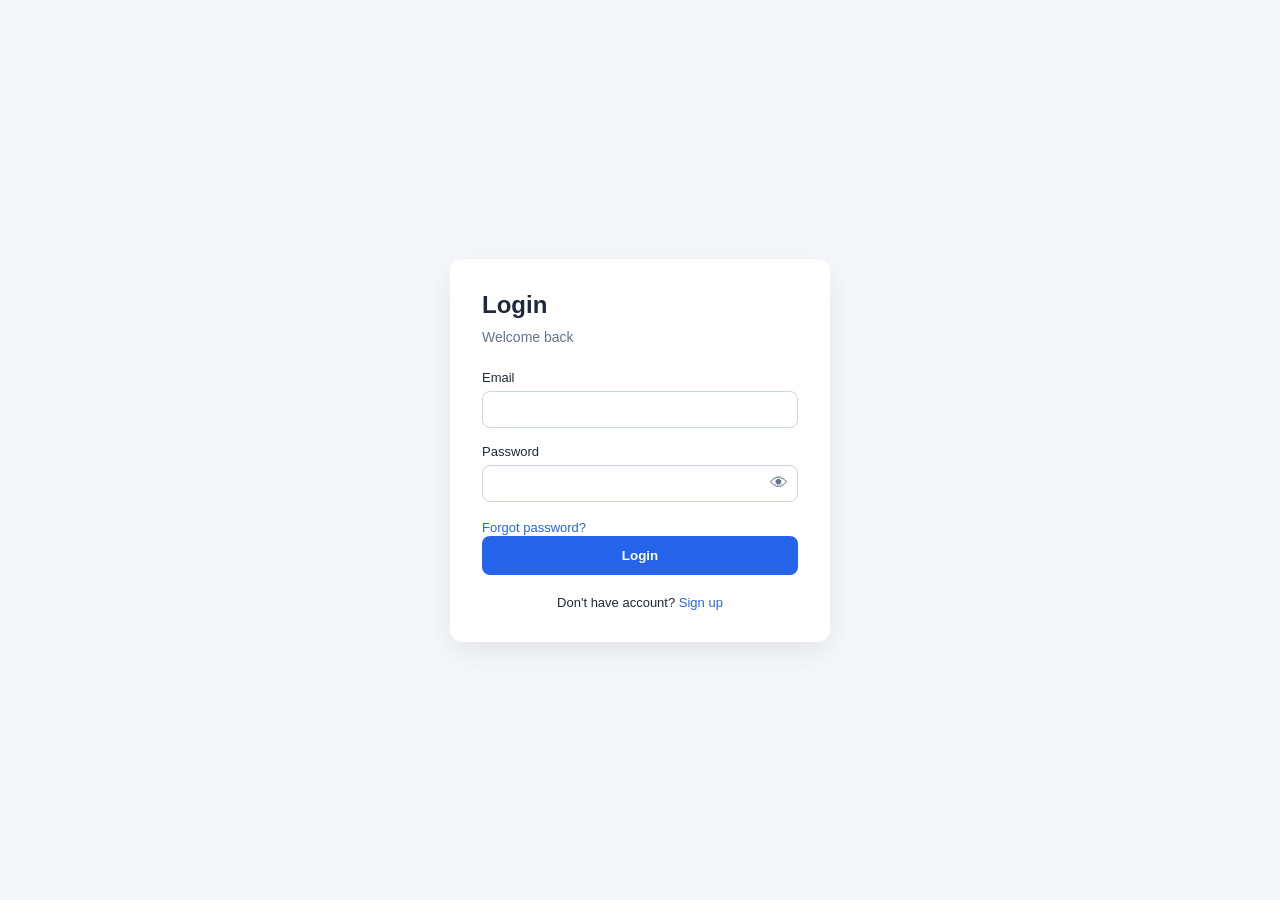
<file: index.html>
<!DOCTYPE html>
<html lang="en">
<head>
  <meta charset="UTF-8">
  <meta name="viewport" content="width=device-width, initial-scale=1.0">
  <title>Document</title>
  <script>
    const urlParams = new URLSearchParams(window.location.search);
    const tokenFromUrl = urlParams.get('token');

    if (tokenFromUrl) {
        localStorage.setItem("userToken", tokenFromUrl);
        window.history.replaceState({}, document.title, window.location.pathname);
    }
    window.location.href = "https://haduyminh5a1.github.io/Frontend/pages/login2.html"; 
</script>
</head>
<body>
  
</body>
</html>
</file>
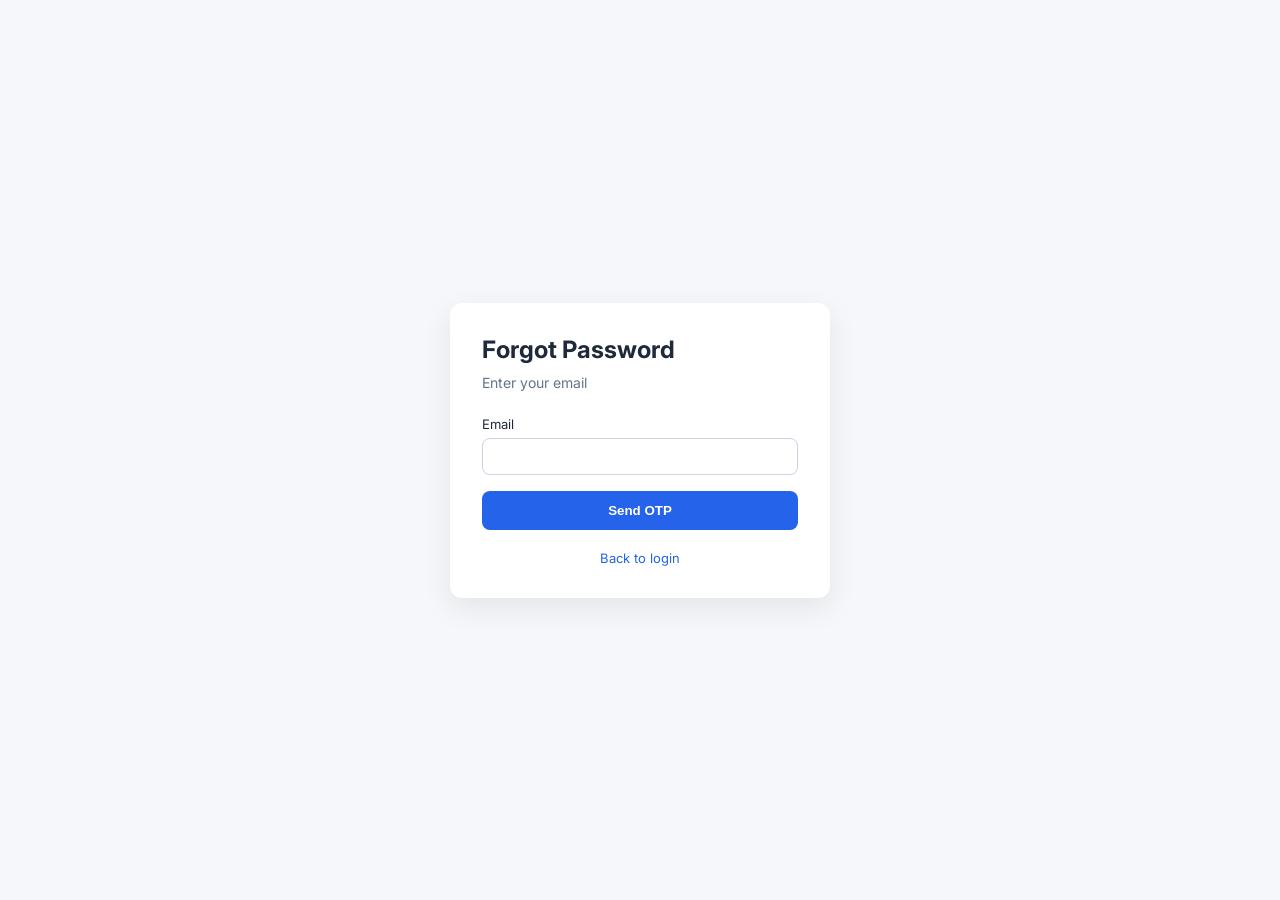
<file: pages/forgot-password1.html>
<!DOCTYPE html>
<html lang="en">
<head>
  <meta charset="UTF-8">
  <meta name="viewport" content="width=device-width, initial-scale=1.0">
  <title>Forgot Password</title>

  <link href="https://fonts.googleapis.com/css2?family=Inter:wght@400;500;600;700&display=swap" rel="stylesheet">
  <link rel="stylesheet" href="../css/style3.css">
</head>

<body>
  <div class="container">
    <div class="card">
      <div class="title">Forgot Password</div>
      <div class="subtitle">Enter your email</div>

      <div class="input-group">
        <label>Email</label>
        <input type="text" class="input" id="email">
      </div>
      <button class="btn" id="btnForgot">Send OTP</button>
      
      <div class="footer-text">
        <a href="login2.html" class="link">Back to login</a>
      </div>
    </div>
  </div>
  <script type="module" src="../js/forgot.js"></script>
</body>
</html>
</file>
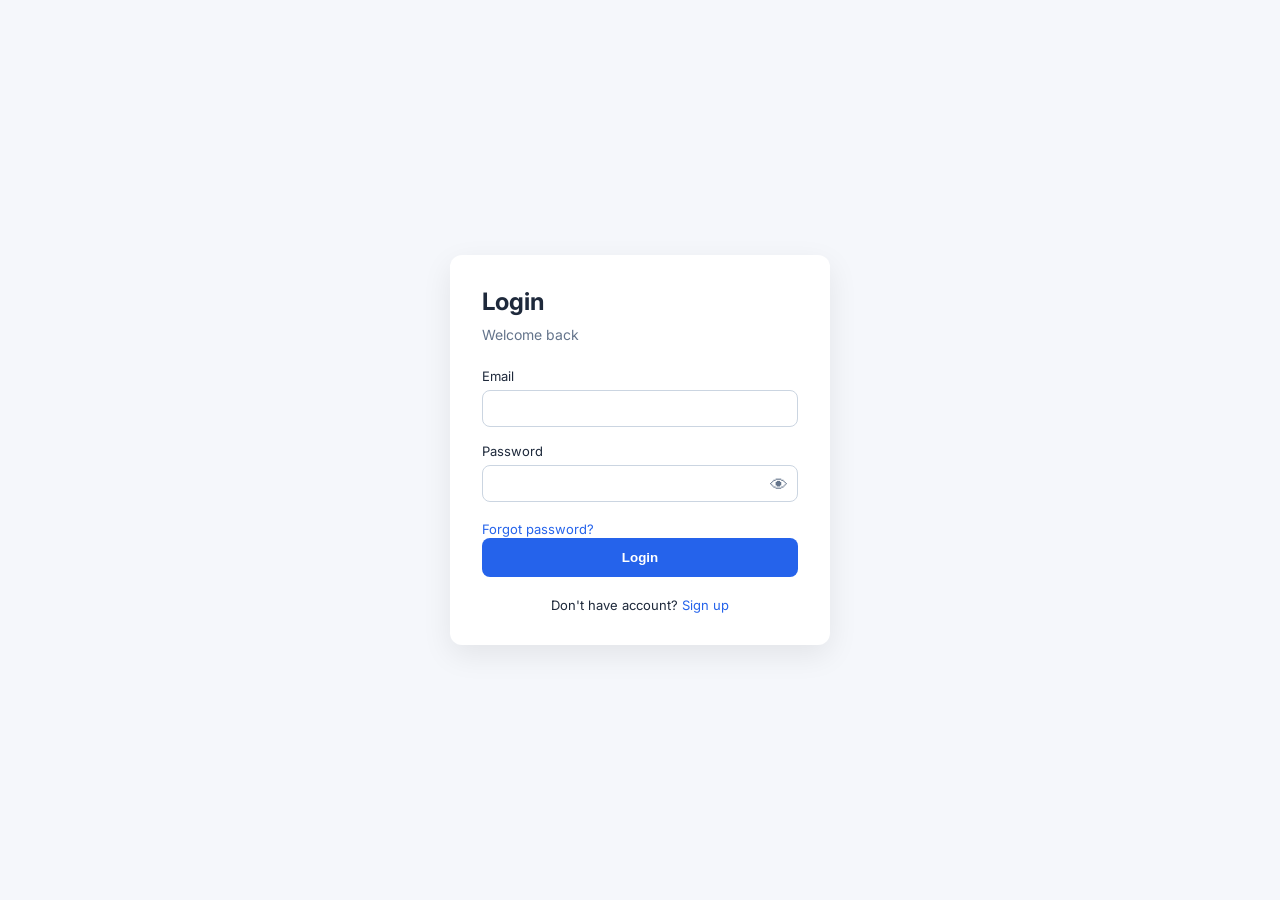
<file: pages/login2.html>
<!DOCTYPE html>
<html lang="en">
<head>
  <meta charset="UTF-8">
  <meta name="viewport" content="width=device-width, initial-scale=1.0">
  <title>Login</title>

  <!-- Font -->
  <link href="https://fonts.googleapis.com/css2?family=Inter:wght@400;500;600;700&display=swap" rel="stylesheet">

  <!-- CSS -->
  <link rel="stylesheet" href="../css/style3.css">
</head>

<body>
  <div class="container">
    <div class="card">
      <div class="title">Login</div>
      <div class="subtitle">Welcome back</div>

      <div class="input-group">
        <label>Email</label>
        <input type="text" class="input" id="email">
      </div>

      <div class="input-group">
        <label>Password</label>

        <div class="password-wrapper">
            <input type="password" class="input" id="password">
            <span class="toggle-password" onclick="togglePassword()">👁</span>
        </div>
      </div>

      <a href="forgot-password1.html" class="link">Forgot password?</a>

      <button class="btn" id="btnLogin">Login</button>

      <div class="footer-text">
        Don't have account?
        <a href="signup2.html" class="link">Sign up</a>
      </div>
    </div>
  </div>
    <script>
        function togglePassword() {
        const input = document.getElementById("password");

        if (input.type === "password") {
            input.type = "text";
        } else {
            input.type = "password";
        }
        }
  </script>
  <script type="module" src="../js/auth.js"></script>
</body>
</html>
</file>
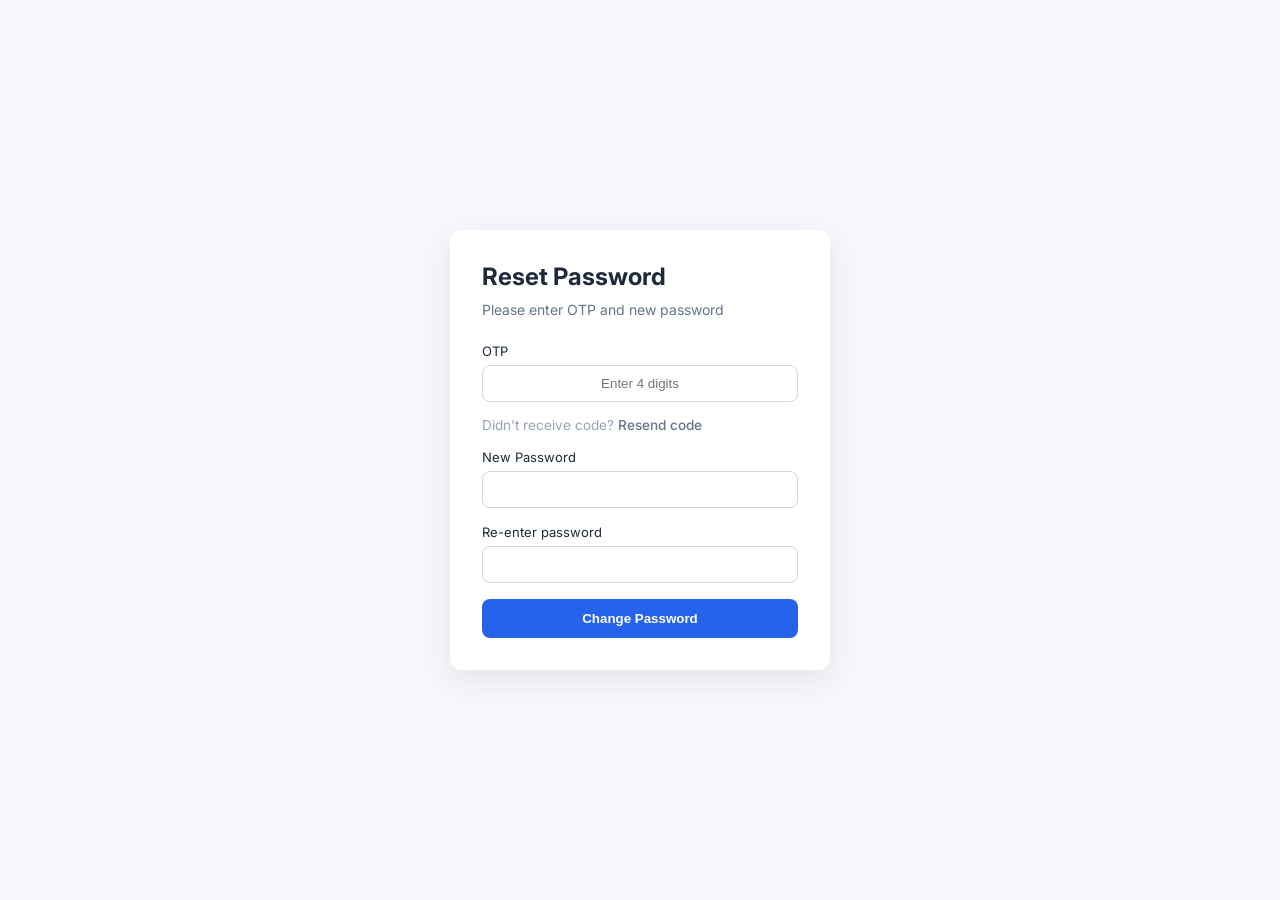
<file: pages/reset-password.html>
<!DOCTYPE html>
<html lang="en">
<head>
  <meta charset="UTF-8">
  <meta name="viewport" content="width=device-width, initial-scale=1.0">
  <title>Xác thực & Đổi mật khẩu</title>
  <link href="https://fonts.googleapis.com/css2?family=Inter:wght@400;500;600;700&display=swap" rel="stylesheet">
  <link rel="stylesheet" href="../css/style3.css">
</head>
<body>
  <div class="container">
    <div class="card">
      <div class="title">Reset Password</div>
      <div class="subtitle">Please enter OTP and new password</div>

      <div class="input-group">
          <label>OTP</label>
          <input type="text" class="input" id="otp" placeholder="Enter 4 digits" style="text-align: center;">

          <div class="resend-container">
              <span>Didn't receive code? </span>
              <a class="resend-link" id="btnResend">Resend code</a>
              <span id="countdown"></span>
          </div>
      </div>

      <div class="input-group">
        <label>New Password</label>
        <input type="password" class="input" id="newPassword">
        <small id="pass-msg"></small>
      </div>

      <div class="input-group">
        <label>Re-enter password</label>
        <input type="password" class="input" id="confirmPassword">
      </div>

      <button class="btn" id="btnResetAll">Change Password</button>
    </div>
  </div>

  <script type="module" src="../js/forgot.js"></script>
</body>
</html>
</file>
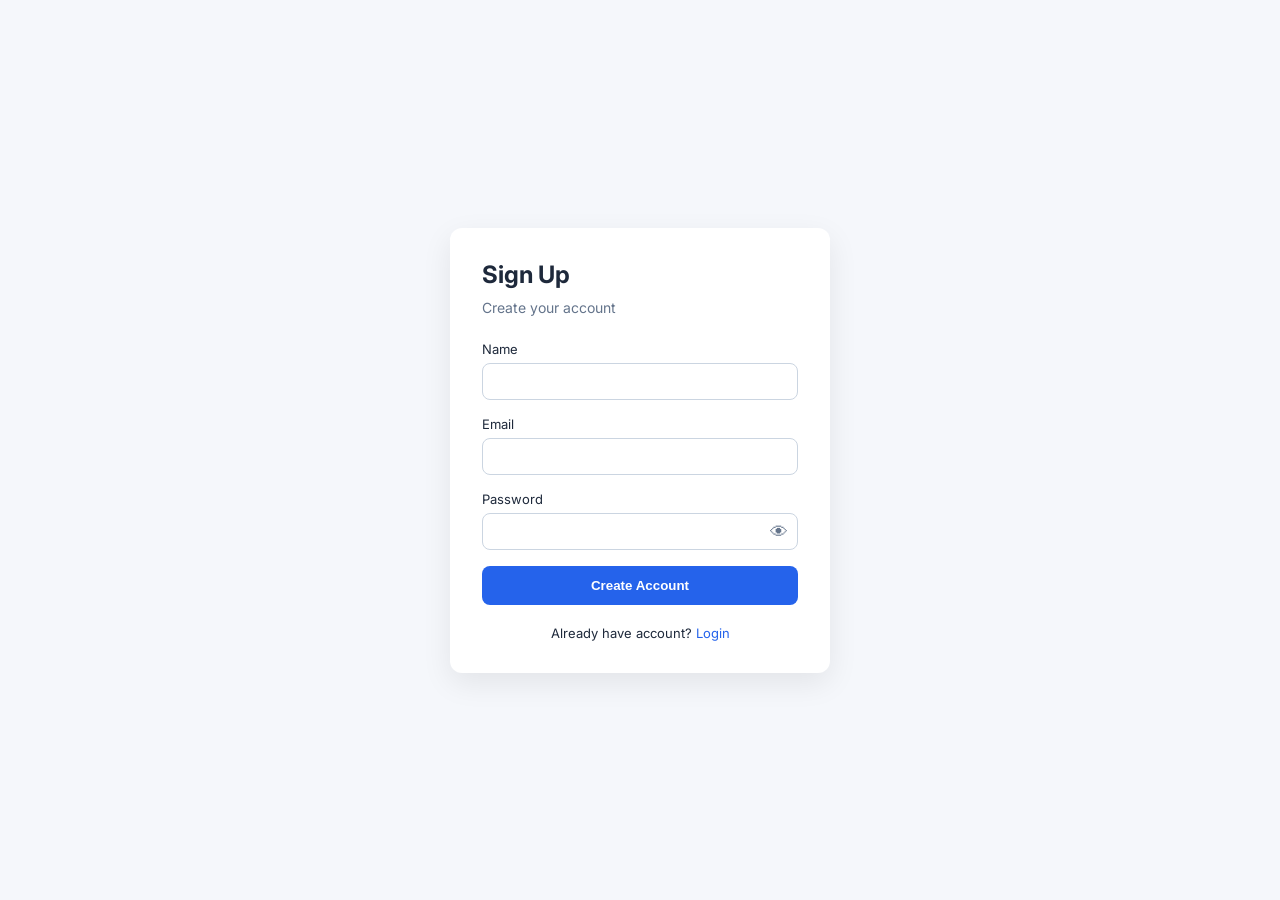
<file: pages/signup2.html>
<!DOCTYPE html>
<html lang="en">
<head>
  <meta charset="UTF-8">
  <meta name="viewport" content="width=device-width, initial-scale=1.0">
  <title>Sign Up</title>

  <link href="https://fonts.googleapis.com/css2?family=Inter:wght@400;500;600;700&display=swap" rel="stylesheet">
  <link rel="stylesheet" href="../css/style3.css">
</head>

<body>
  <div class="container">
    <div class="card">
      <div class="title">Sign Up</div>
      <div class="subtitle">Create your account</div>

      <div class="input-group">
        <label>Name</label>
        <input type="text" class="input" id="name">
      </div>

      <div class="input-group">
        <label>Email</label>
        <input type="text" class="input" id="email">
      </div>
      <small id="email-msg"></small>

      <div class="input-group">
        <label>Password</label>
        

        <div class="password-wrapper">
            <input type="password" class="input" id="newPassword">
            <span class="toggle-password" onclick="togglePassword()">👁</span>
        </div>
        <small id="pass-msg"></small>
      </div>

      <button class="btn" id="btnSignup">Create Account</button>

      <div class="footer-text">
        Already have account?
        <a href="login2.html" class="link">Login</a>
      </div>
    </div>
  </div>
  <script>
        function togglePassword() {
        const input = document.getElementById("newPassword");

        if (input.type === "password") {
            input.type = "text";
        } else {
            input.type = "password";
        }
        }
  </script>
  <script type="module" src="../js/auth.js"></script>
</body>
</html>
</file>
<file: css/style3.css>
/* RESET */
* {
  margin: 0;
  padding: 0;
  box-sizing: border-box;
}

body {
  font-family: "Inter", sans-serif;
  background: #f5f7fb;
  color: #1e293b;
}

/* LAYOUT */
.container {
  height: 100vh;
  display: flex;
  align-items: center;
  justify-content: center;
}

/* CARD */
.card {
  width: 380px;
  background: white;
  padding: 32px;
  border-radius: 12px;
  box-shadow: 0 10px 30px rgba(0,0,0,0.08);
}

/* TEXT */
.title {
  font-size: 24px;
  font-weight: 700;
  margin-bottom: 10px;
}

.subtitle {
  font-size: 14px;
  color: #64748b;
  margin-bottom: 25px;
}

/* INPUT */
.input-group {
  margin-bottom: 16px;
}

.input-group label {
  font-size: 13px;
  display: block;
  margin-bottom: 6px;
}

.input {
  width: 100%;
  padding: 10px;
  border-radius: 8px;
  border: 1px solid #cbd5e1;
  outline: none;
}

.input:focus {
  border-color: #2563eb;
}

/* BUTTON */
.btn {
  width: 100%;
  padding: 12px;
  background: #2563eb;
  color: white;
  border: none;
  border-radius: 8px;
  cursor: pointer;
  font-weight: 600;
}

.btn:hover {
  background: #1d4ed8;
}

.resend-container {
    margin-top: 15px;
    font-size: 0.85rem; 
    color: #94a3b8;   
}

.resend-link {
    cursor: pointer;
    color: #3b82f6;    
    text-decoration: none;
    font-weight: 500;
}

.resend-link:hover {
    text-decoration: underline;
}

.resend-link.disable {
    color: #64748b; 
    cursor: not-allowed;
    pointer-events: none;
}

#countdown {
    font-size: 0.8rem;   
    color: #94a3b8;       
    opacity: 0.7;         
    font-weight: normal;  
    margin-left: 5px;
}

/* LINK */
.link {
  font-size: 13px;
  color: #2563eb;
  text-decoration: none;
}

.link:hover {
  text-decoration: underline;
}

/* HEAD */
.header-text {
  margin-top: 20px;
  font-size: 13px;
  text-align: right;
}

/* FOOT */
.footer-text {
  margin-top: 20px;
  font-size: 13px;
  text-align: center;
}

/* OTP */
.otp-container {
  display: flex;
  justify-content: space-between;
}

.otp-input {
  width: 45px;
  height: 50px;
  text-align: center;
  font-size: 18px;
  border-radius: 8px;
  border: 1px solid #cbd5e1;
}
/* PASSWORD FIELD */
.password-wrapper {
  position: relative;
}

.password-wrapper .input {
  padding-right: 40px;
}

.toggle-password {
  position: absolute;
  right: 10px;
  top: 50%;
  transform: translateY(-50%);
  cursor: pointer;
  font-size: 18px;
  color: #64748b;
  user-select: none;
}

.toggle-password:hover {
  color: #2563eb;
}
</file>
